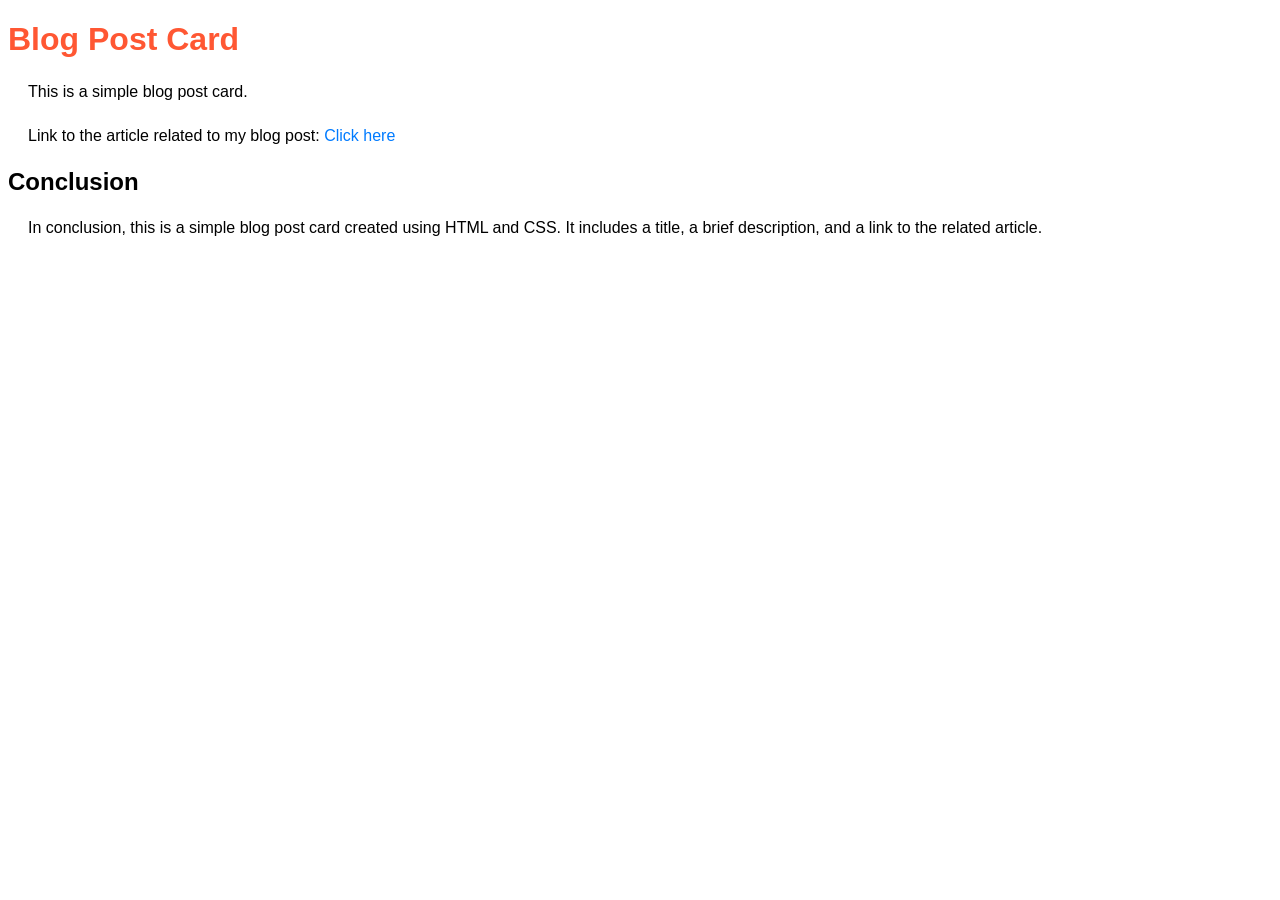
<file: week-2-practice/EX1/index.html>
<!-- Write your code here -->

<!DOCTYPE html>
<html lang="en">
<head>
  <meta charset="UTF-8">
  <title>Exercise 1 - Blog Post Card</title>
  <link rel="stylesheet" href="style.css">
</head>


<body>
  <h1>Blog Post Card</h1>
    <p>This is a simple blog post card.</p>
    <p>Link to the article related to my blog post: <a href="https://en.wikipedia.org/wiki/Pol_Pot">Click here</a></p>

    <h2>Conclusion</h2>
      <p>In conclusion, this is a simple blog post card created using HTML and CSS. It includes a title, a brief description, and a link to the related article.</p>
      
</body>
</html>
</file>
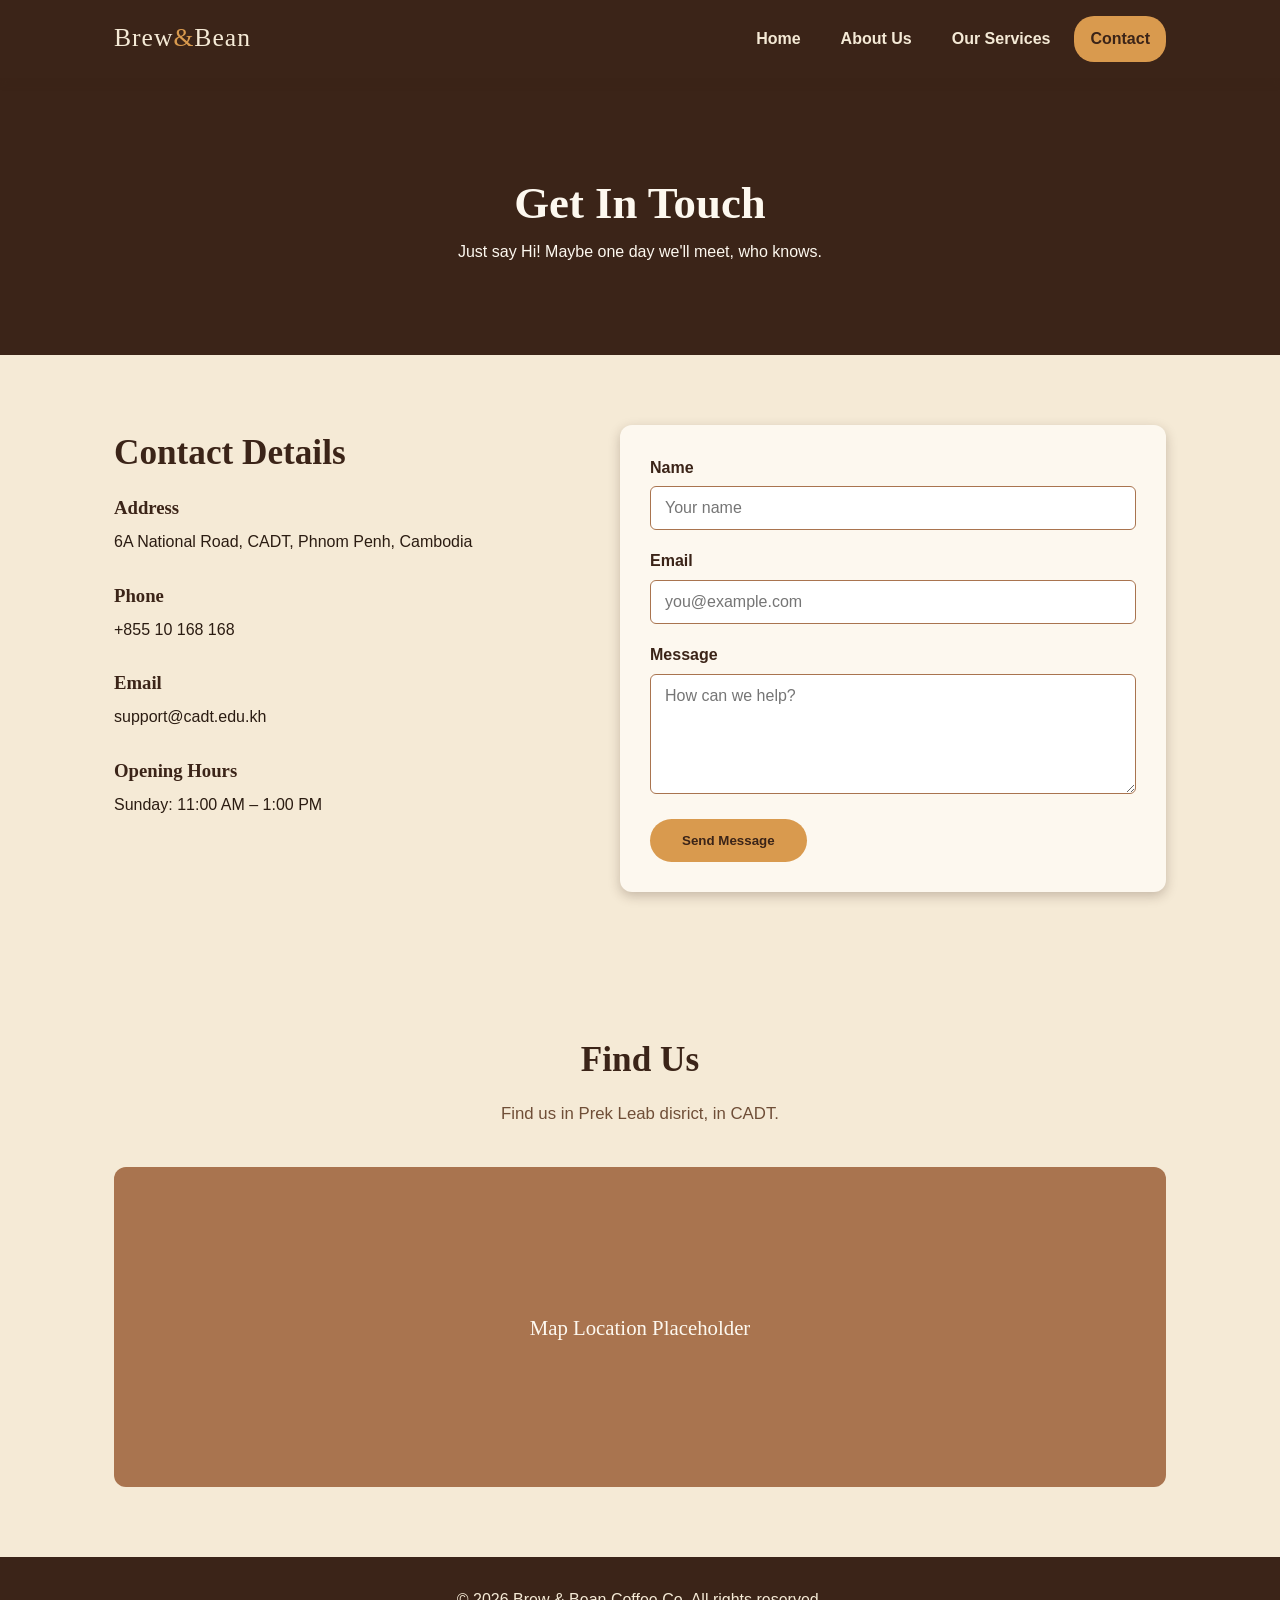
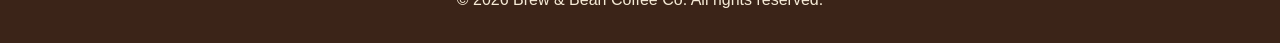
<file: week-2-practice/EX3/contact.html>
<!-- Write your code here -->
  <!DOCTYPE html>
<html lang="en">
<head>
  <meta charset="UTF-8">
  <meta name="viewport" content="width=device-width, initial-scale=1.0">
  <title>Brew & Bean Coffee Co. — Contact</title>
  <link rel="stylesheet" href="nav-style.css">
</head>
<body class="contact-page">

  <nav class="navbar">
    <div class="nav-inner">
      <div class="nav-logo">Brew<span>&</span>Bean</div>
      <ul class="nav-links">
        <li><a href="home.html">Home</a></li>
        <li><a href="about.html">About Us</a></li>
        <li><a href="services.html">Our Services</a></li>
        <li><a href="contact.html" class="active">Contact</a></li>
      </ul>
    </div>
  </nav>

  <!-- Hero -->
  <section class="contact-hero">
    <h1>Get In Touch</h1>
    <p>Just say Hi! Maybe one day we'll meet, who knows.</p>
  </section>

  <!-- Contact Info + Form -->
  <section>
    <div class="container contact-grid">
      <div class="contact-info">
        <h2 class="section-title" style="text-align:left;">Contact Details</h2>
        <div class="info-item">
          <h3>Address</h3>
          <p>6A National Road, CADT, Phnom Penh, Cambodia</p>
        </div>
        <div class="info-item">
          <h3>Phone</h3>
          <p>+855 10 168 168</p>
        </div>
        <div class="info-item">
          <h3>Email</h3>
          <p>support@cadt.edu.kh</p>
        </div>
        <div class="info-item">
          <h3>Opening Hours</h3>
          <p>Sunday: 11:00 AM – 1:00 PM</p>
        </div>
      </div>

      <form class="contact-form">
        <label for="name">Name</label>
        <input type="text" id="name" name="name" placeholder="Your name">

        <label for="email">Email</label>
        <input type="email" id="email" name="email" placeholder="you@example.com">

        <label for="message">Message</label>
        <textarea id="message" name="message" placeholder="How can we help?"></textarea>

        <button type="submit" class="btn">Send Message</button>
      </form>
    </div>
  </section>

  <!-- Map -->
  <section class="contact-map">
    <div class="container">
      <h2 class="section-title">Find Us</h2>
      <p class="section-subtitle">Find us in Prek Leab disrict, in CADT.</p>
      <div class="map-placeholder">Map Location Placeholder</div>
    </div>
  </section>

  <footer class="site-footer">
    <p>&copy; 2026 Brew & Bean Coffee Co. All rights reserved.</p>
  </footer>

</body>
</html>
</file>
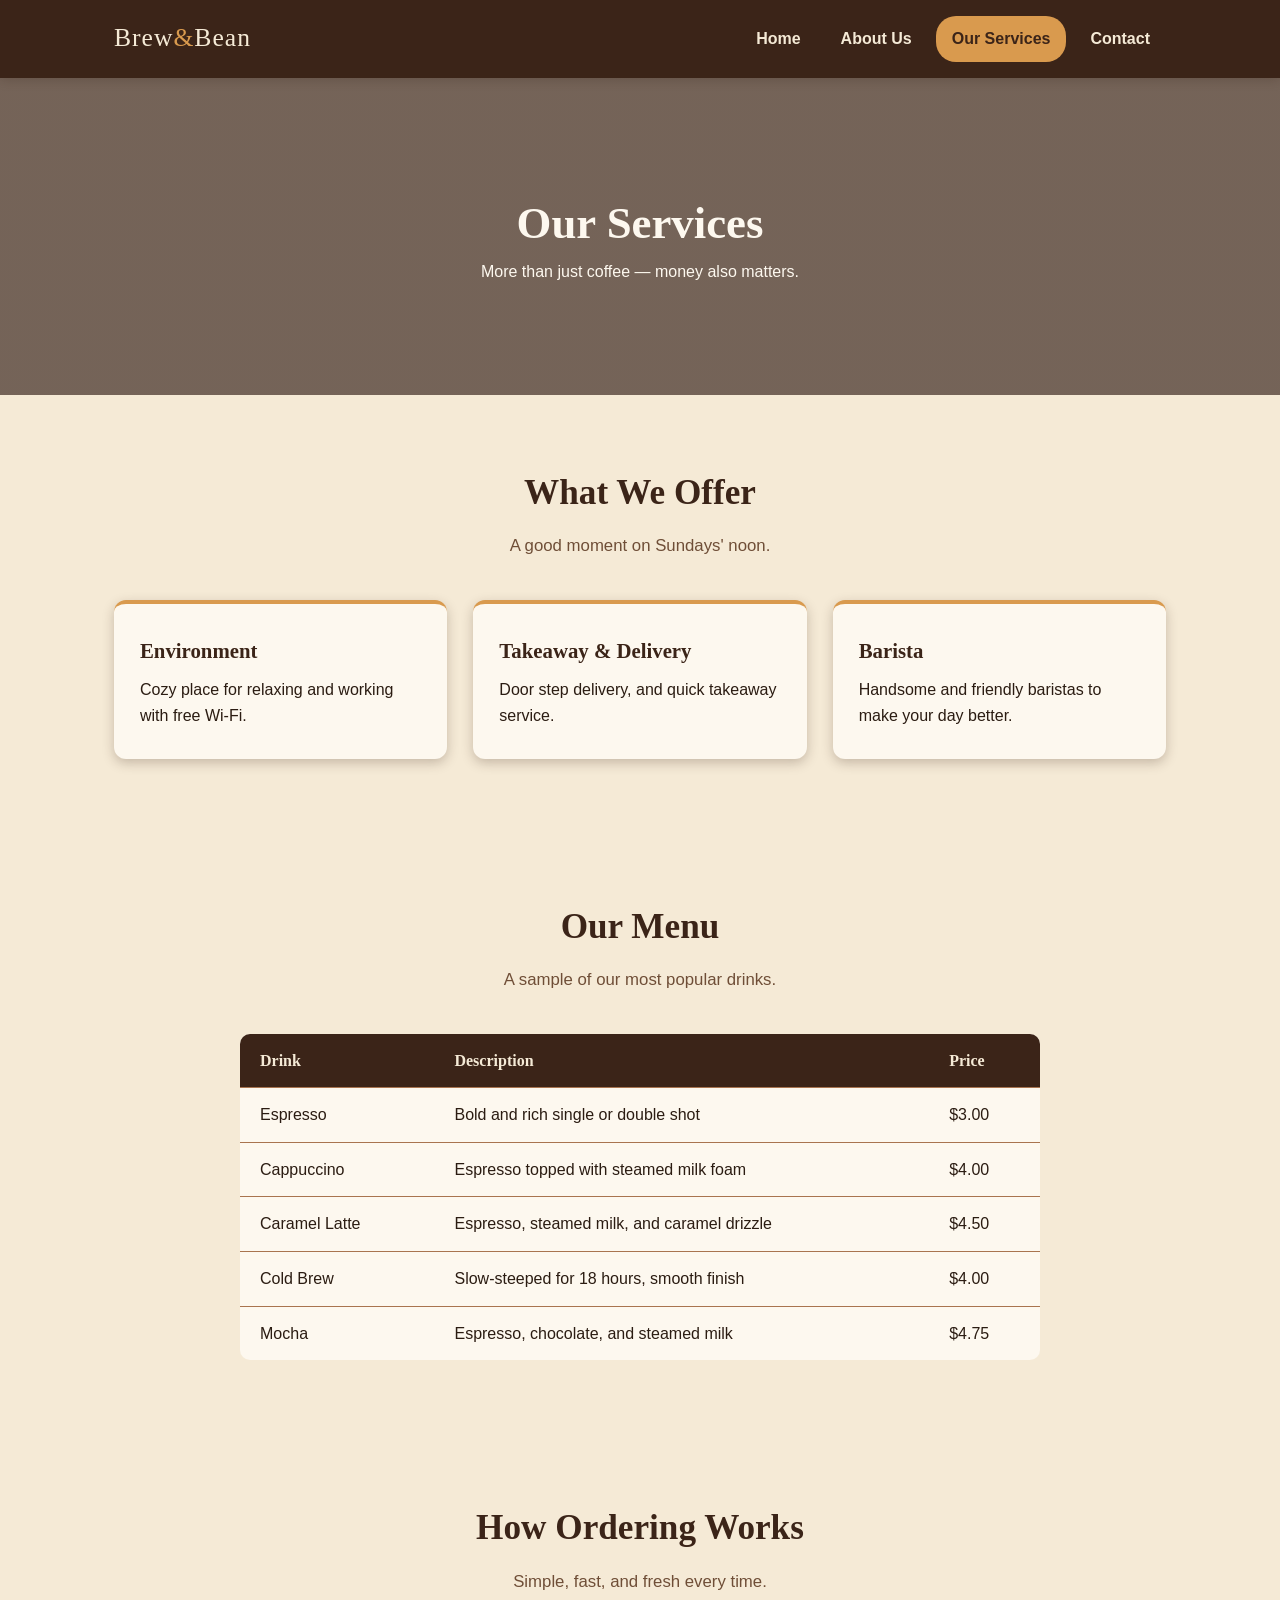
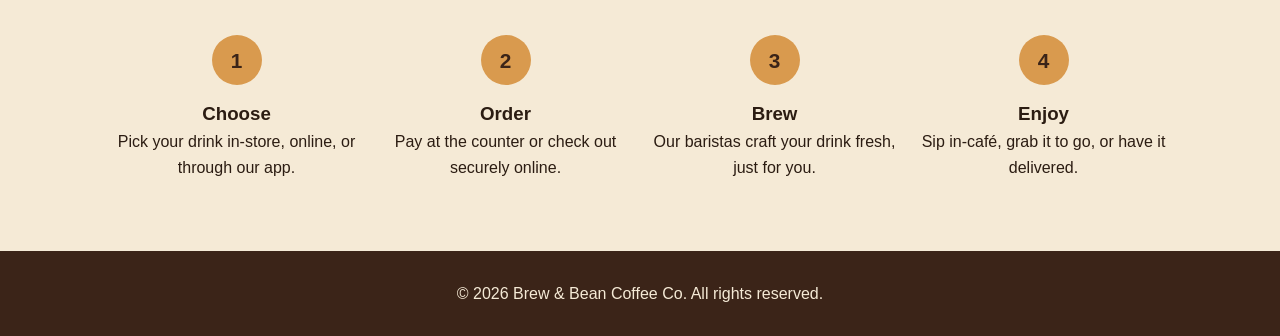
<file: week-2-practice/EX3/services.html>
<!-- Write your code here -->
 <!DOCTYPE html>
<html lang="en">
<head>
  <meta charset="UTF-8">
  <meta name="viewport" content="width=device-width, initial-scale=1.0">
  <title>Brew & Bean Coffee Co. — Our Services</title>
  <link rel="stylesheet" href="nav-style.css">
</head>
<body class="services-page">

  <nav class="navbar">
    <div class="nav-inner">
      <div class="nav-logo">Brew<span>&</span>Bean</div>
      <ul class="nav-links">
        <li><a href="home.html">Home</a></li>
        <li><a href="about.html">About Us</a></li>
        <li><a href="services.html" class="active">Our Services</a></li>
        <li><a href="contact.html">Contact</a></li>
      </ul>
    </div>
  </nav>

  <!-- Hero -->
  <section class="services-hero">
    <h1>Our Services</h1>
    <p>More than just coffee — money also matters.</p>
  </section>

  <!-- Services List -->
  <section>
    <div class="container">
      <h2 class="section-title">What We Offer</h2>
      <p class="section-subtitle">A good moment on Sundays' noon.</p>
      <div class="services-list">
        <div class="service-card">
          <h3>Environment</h3>
          <p>Cozy place for relaxing and working with free Wi-Fi.</p>
        </div>
        <div class="service-card">
          <h3>Takeaway & Delivery</h3>
          <p>Door step delivery, and quick takeaway service.</p>
        </div>
        <div class="service-card">
          <h3>Barista</h3>
          <p>Handsome and friendly baristas to make your day better.</p>
        </div>
    </div>
  </section>

  <!-- Menu / Pricing -->
  <section class="services-menu">
    <div class="container">
      <h2 class="section-title">Our Menu</h2>
      <p class="section-subtitle">A sample of our most popular drinks.</p>
      <table class="menu-table">
        <thead>
          <tr>
            <th>Drink</th>
            <th>Description</th>
            <th>Price</th>
          </tr>
        </thead>
        <tbody>
          <tr>
            <td>Espresso</td>
            <td>Bold and rich single or double shot</td>
            <td>$3.00</td>
          </tr>
          <tr>
            <td>Cappuccino</td>
            <td>Espresso topped with steamed milk foam</td>
            <td>$4.00</td>
          </tr>
          <tr>
            <td>Caramel Latte</td>
            <td>Espresso, steamed milk, and caramel drizzle</td>
            <td>$4.50</td>
          </tr>
          <tr>
            <td>Cold Brew</td>
            <td>Slow-steeped for 18 hours, smooth finish</td>
            <td>$4.00</td>
          </tr>
          <tr>
            <td>Mocha</td>
            <td>Espresso, chocolate, and steamed milk</td>
            <td>$4.75</td>
          </tr>
        </tbody>
      </table>
    </div>
  </section>

  <!-- Process -->
  <section class="services-process">
    <div class="container">
      <h2 class="section-title">How Ordering Works</h2>
      <p class="section-subtitle">Simple, fast, and fresh every time.</p>
      <div class="process-steps">
        <div class="process-step">
          <div class="step-number">1</div>
          <h3>Choose</h3>
          <p>Pick your drink in-store, online, or through our app.</p>
        </div>
        <div class="process-step">
          <div class="step-number">2</div>
          <h3>Order</h3>
          <p>Pay at the counter or check out securely online.</p>
        </div>
        <div class="process-step">
          <div class="step-number">3</div>
          <h3>Brew</h3>
          <p>Our baristas craft your drink fresh, just for you.</p>
        </div>
        <div class="process-step">
          <div class="step-number">4</div>
          <h3>Enjoy</h3>
          <p>Sip in-café, grab it to go, or have it delivered.</p>
        </div>
      </div>
    </div>
  </section>

  <footer class="site-footer">
    <p>&copy; 2026 Brew & Bean Coffee Co. All rights reserved.</p>
  </footer>

</body>
</html>
</file>
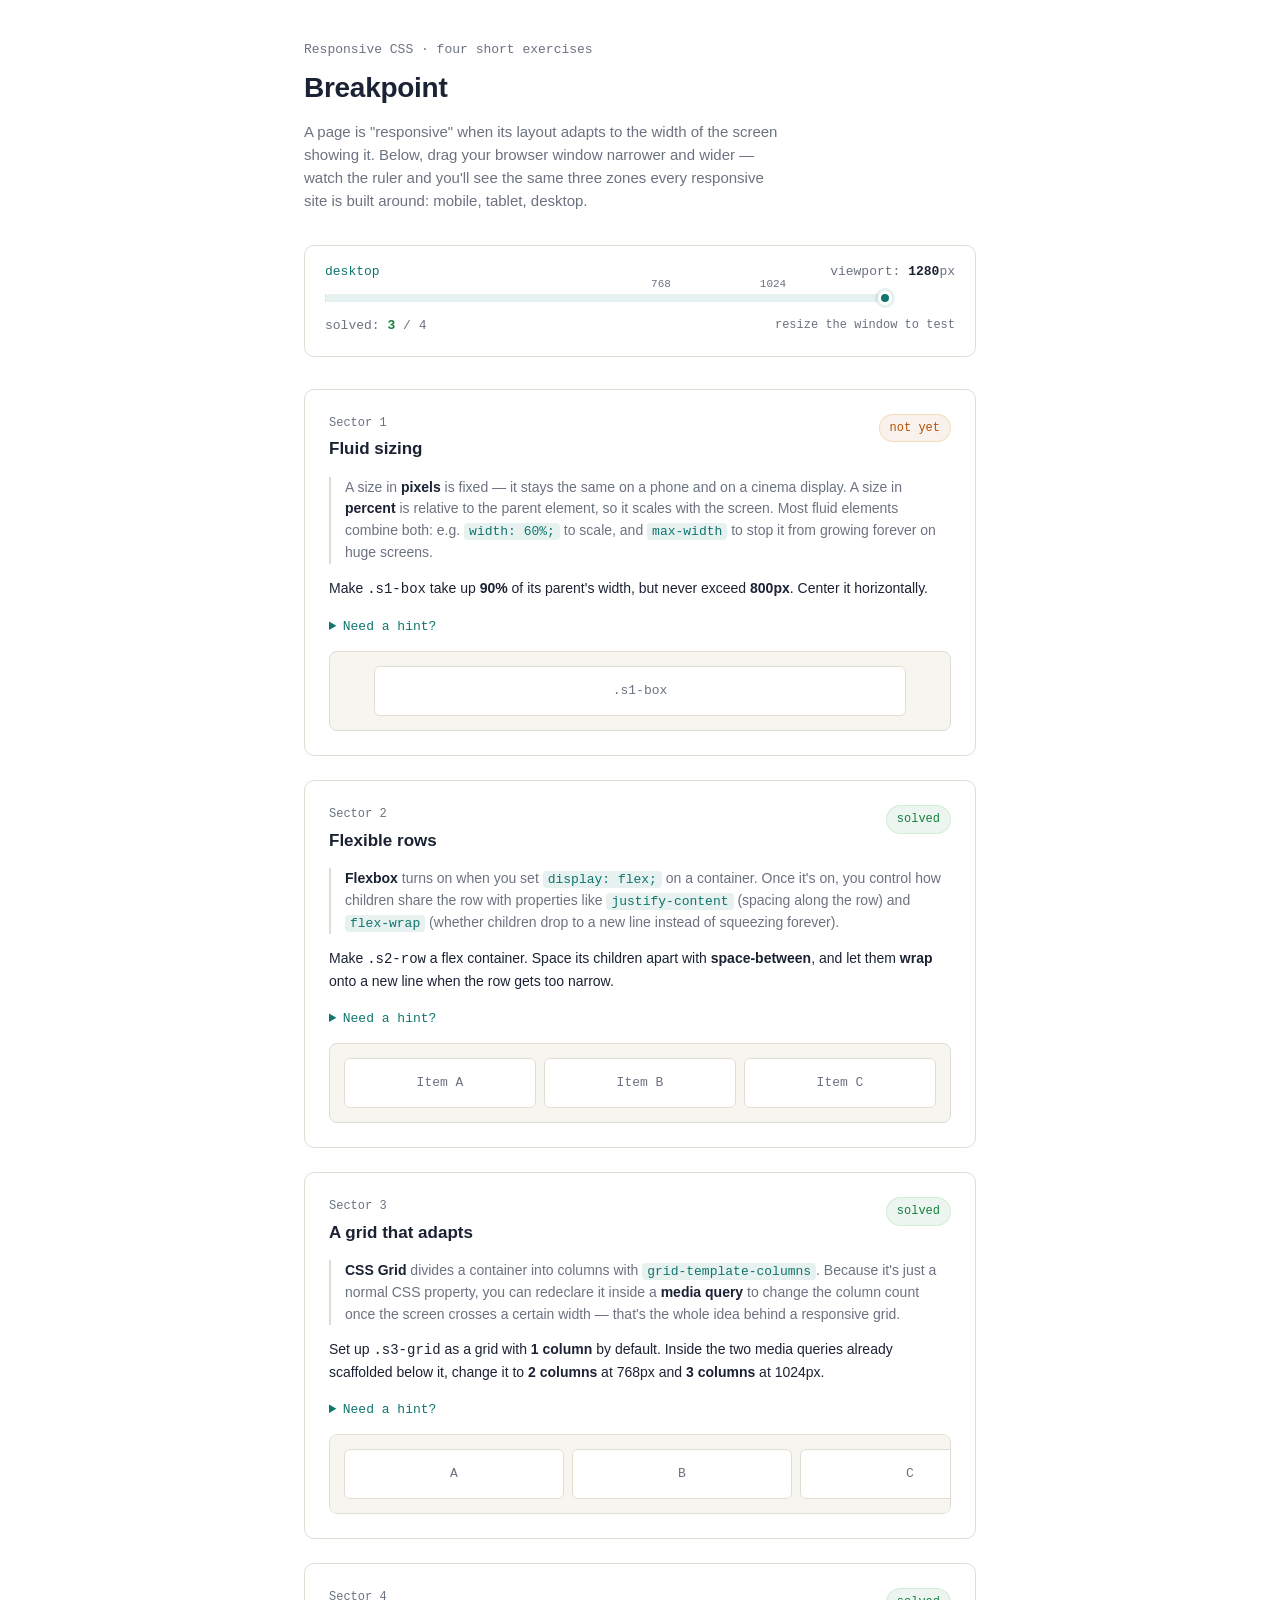
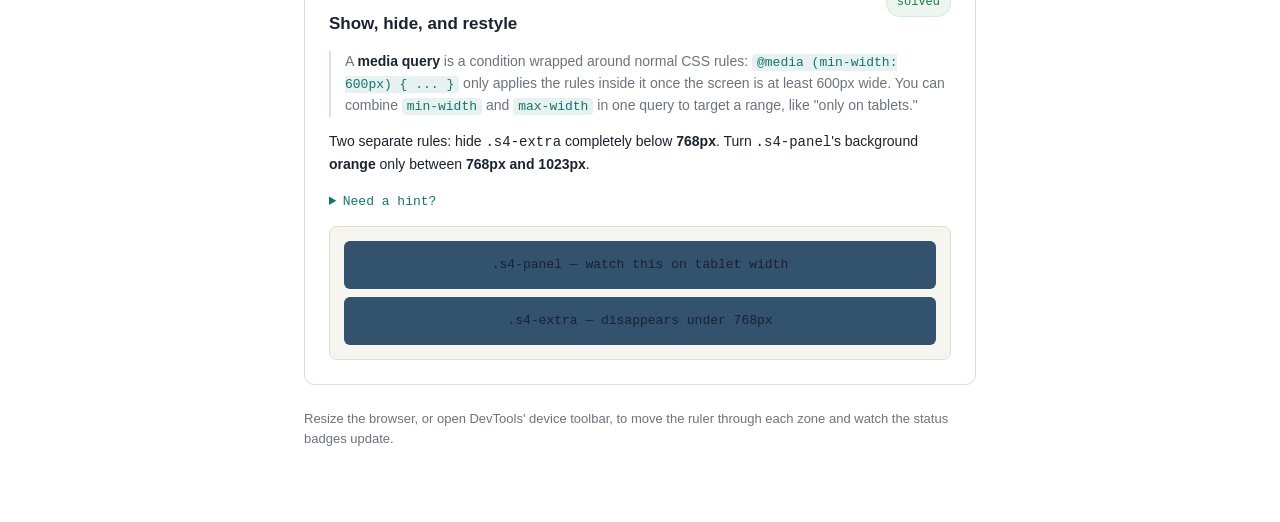
<file: week-4-practice/EX-1/exercise1.html>
<!-- exercise1.html -->
<!DOCTYPE html>
<html lang="en">
<head>
<meta charset="UTF-8">
<meta name="viewport" content="width=device-width, initial-scale=1.0">
<title>Breakpoint — Learn Responsive CSS</title>
<style>
  :root{
    --paper:        #f7f5f0;
    --panel:        #ffffff;
    --panel-line:   #e2ddd2;
    --ink:          #1a2233;
    --ink-muted:    #6b7280;
    --chalk:        #0f766e;      /* accent: measurements, live values */
    --chalk-dim:    rgba(15,118,110,0.10);
    --ok:           #15803d;      /* solved */
    --ok-dim:       rgba(21,128,61,0.08);
    --pending:      #b45309;      /* not yet solved — not an "error" */
    --pending-dim:  rgba(180,83,9,0.08);
    --font-sans:    'Inter', -apple-system, 'Segoe UI', sans-serif;
    --font-mono:    'IBM Plex Mono', 'SFMono-Regular', Consolas, monospace;
  }
  *{ box-sizing: border-box; }

  body{
    margin: 0;
    background:
      linear-gradient(var(--grid-line) 1px, transparent 1px) 0 0 / 100% 32px,
      linear-gradient(90deg, var(--grid-line) 1px, transparent 1px) 0 0 / 32px 100%,
      var(--paper);
    color: var(--ink);
    font-family: var(--font-sans);
    line-height: 1.55;
    padding-bottom: 80px;
  }

  a{ color: var(--chalk); }

  .wrap{
    max-width: 720px;
    margin: 0 auto;
    padding: 0 24px;
  }

  /* ---------- Header ---------- */
  header{ padding: 40px 0 24px; }
  header p.eyebrow{
    font-family: var(--font-mono);
    font-size: 13px;
    color: var(--ink-muted);
    margin: 0 0 6px;
  }
  header h1{
    font-size: 28px;
    margin: 0 0 10px;
    font-weight: 600;
    letter-spacing: -0.01em;
  }
  header p.lede{
    color: var(--ink-muted);
    max-width: 58ch;
    margin: 0;
    font-size: 15px;
  }

  /* ---------- Live ruler ----------
     Shows the current viewport width as a physical measurement,
     with the two breakpoints marked like tick lines on a ruler. */
  .ruler{
    position: sticky;
    top: 0;
    z-index: 10;
    background: var(--panel);
    border: 1px solid var(--panel-line);
    border-radius: 10px;
    margin: 8px 0 32px;
    padding: 16px 20px 20px;
  }
  .ruler-head{
    display: flex;
    justify-content: space-between;
    align-items: baseline;
    margin-bottom: 12px;
    flex-wrap: wrap;
    gap: 6px;
  }
  .ruler-head .zone{
    font-family: var(--font-mono);
    font-size: 13px;
    color: var(--chalk);
  }
  .ruler-head .width{
    font-family: var(--font-mono);
    font-size: 13px;
    color: var(--ink-muted);
  }
  .ruler-head .width b{ color: var(--ink); font-weight: 600; }
  .ruler-track{
    position: relative;
    height: 8px;
    background: rgba(255,255,255,0.06);
    border-radius: 4px;
  }
  .ruler-seg{
    position: absolute;
    top: 0; bottom: 0;
    border-right: 1px dashed var(--panel-line);
  }
  .ruler-mark{
    position: absolute;
    top: -18px;
    font-family: var(--font-mono);
    font-size: 11px;
    color: var(--ink-muted);
    transform: translateX(-50%);
  }
  .ruler-dot{
    position: absolute;
    top: 50%;
    width: 14px; height: 14px;
    background: var(--chalk);
    border: 3px solid var(--panel);
    border-radius: 50%;
    transform: translate(-50%, -50%);
    transition: left 0.08s linear;
    box-shadow: 0 0 0 3px var(--chalk-dim);
  }
  .ruler-progress{
    position: absolute;
    left: 0; top: 0; bottom: 0;
    background: var(--chalk-dim);
    border-radius: 4px;
  }
  .ruler-score{
    font-family: var(--font-mono);
    font-size: 13px;
    color: var(--ink-muted);
  }
  .ruler-score b{ color: var(--ok); }

  /* ---------- Sector cards ---------- */
  .sector{
    background: var(--panel);
    border: 1px solid var(--panel-line);
    border-radius: 10px;
    padding: 24px;
    margin-bottom: 24px;
  }
  .sector-top{
    display: flex;
    justify-content: space-between;
    align-items: flex-start;
    gap: 16px;
    margin-bottom: 4px;
  }
  .sector h2{
    font-size: 17px;
    margin: 0;
    font-weight: 600;
  }
  .sector h2 span{
    display: block;
    font-family: var(--font-mono);
    font-size: 12px;
    font-weight: 400;
    color: var(--ink-muted);
    margin-bottom: 4px;
  }
  .badge{
    font-family: var(--font-mono);
    font-size: 12px;
    padding: 4px 10px;
    border-radius: 100px;
    white-space: nowrap;
    border: 1px solid transparent;
  }
  .badge.pending{ color: var(--pending); background: var(--pending-dim); border-color: rgba(227,179,78,0.3); }
  .badge.ok{ color: var(--ok); background: var(--ok-dim); border-color: rgba(143,217,154,0.3); }

  .concept{
    font-size: 14px;
    color: var(--ink-muted);
    margin: 14px 0;
    padding-left: 14px;
    border-left: 2px solid var(--panel-line);
  }
  .concept b{ color: var(--ink); font-weight: 600; }
  .concept code{
    font-family: var(--font-mono);
    background: var(--chalk-dim);
    color: var(--chalk);
    padding: 1px 5px;
    border-radius: 4px;
    font-size: 13px;
  }

  .mission{
    font-size: 14px;
    margin: 14px 0 16px;
  }
  .mission b{ font-weight: 600; }

  details{
    margin: 14px 0;
    font-size: 14px;
  }
  details summary{
    cursor: pointer;
    color: var(--chalk);
    font-family: var(--font-mono);
    font-size: 13px;
    outline: none;
  }
  details summary:focus-visible{ outline: 2px solid var(--chalk); outline-offset: 3px; border-radius: 3px; }
  details[open] summary{ margin-bottom: 8px; }
  details p{ color: var(--ink-muted); margin: 6px 0; }
  details code{
    font-family: var(--font-mono);
    background: rgba(255,255,255,0.06);
    padding: 1px 5px;
    border-radius: 4px;
    font-size: 13px;
    color: var(--ink);
  }

  /* the actual editable stylesheet, shown as a code block */
  .code-note{
    font-family: var(--font-mono);
    font-size: 12px;
    color: var(--ink-muted);
    margin: 16px 0 6px;
  }
  .s1-box{ width: 1100px; } /* far too wide for a phone — try resizing narrow */

  .s2-row{ display: block; white-space: nowrap; }
  .s2-row .sandbox-box{ display: inline-block; white-space: normal; width: 200px; vertical-align: top; }

  .s3-grid{ display: flex; }
  .s3-grid .sandbox-box{ min-width: 220px; flex: none; }

  .s4-panel, .s4-extra{ background: #33526e; } /* .s4-extra is visible by default until Sector 4 hides it below 768px */

  footer{
    max-width: 720px;
    margin: 24px auto 0;
    padding: 0 24px;
    color: var(--ink-muted);
    font-size: 13px;
  }

  /* keyboard focus visibility, kept simple */
  :focus-visible{ outline: 2px solid var(--chalk); outline-offset: 2px; }

  @media (prefers-reduced-motion: reduce){
    .ruler-dot{ transition: none; }
  }

  /* ---------- Live preview sandbox ---------- */
  .preview{
    background: var(--paper);
    border: 1px solid var(--panel-line);
    border-radius: 8px;
    padding: 14px;
    margin-top: 6px;
    overflow-x: auto; /* so an unfixed, oversized exercise scrolls here instead of breaking the page */
  }
  .sandbox-box{
    background: var(--panel);
    border: 1px solid var(--panel-line);
    padding: 14px;
    border-radius: 6px;
    text-align: center;
    font-family: var(--font-mono);
    font-size: 13px;
    color: var(--ink-muted);
  }
  .s4-panel, .s4-extra{ padding: 14px; text-align: center; border-radius: 6px; font-family: var(--font-mono); font-size: 13px; }
  .s4-extra{ margin-top: 8px; }

</style>
<link rel="stylesheet" href="exercise1.css">
</head>
<body>

  <div class="wrap">

    <header>
      <p class="eyebrow">Responsive CSS · four short exercises</p>
      <h1>Breakpoint</h1>
      <p class="lede">A page is "responsive" when its layout adapts to the width of the
      screen showing it. Below, drag your browser window narrower and wider —
      watch the ruler and you'll see the same three zones every responsive
      site is built around: mobile, tablet, desktop.</p>
    </header>

    <div class="ruler">
      <div class="ruler-head">
        <span class="zone" id="zone-label">—</span>
        <span class="width">viewport: <b id="live-width">0</b>px</span>
      </div>
      <div class="ruler-track" id="ruler-track">
        <div class="ruler-progress" id="ruler-progress"></div>
        <div class="ruler-seg" style="left:0%"></div>
        <div class="ruler-mark" id="mark-768" style="left:0%">768</div>
        <div class="ruler-mark" id="mark-1024" style="left:0%">1024</div>
        <div class="ruler-dot" id="ruler-dot" style="left:0%"></div>
      </div>
      <div style="margin-top:14px; display:flex; justify-content:space-between; align-items:center;">
        <span class="ruler-score">solved: <b id="score">0</b> / 4</span>
        <span style="font-family:var(--font-mono); font-size:12px; color:var(--ink-muted);">resize the window to test</span>
      </div>
    </div>

    <!-- SECTOR 1 -->
    <section class="sector">
      <div class="sector-top">
        <h2><span>Sector 1</span>Fluid sizing</h2>
        <span class="badge pending" id="s1-badge">not yet</span>
      </div>
      <p class="concept">A size in <b>pixels</b> is fixed — it stays the same on a phone
        and on a cinema display. A size in <b>percent</b> is relative to the parent
        element, so it scales with the screen. Most fluid elements combine both:
        e.g. <code>width: 60%;</code> to scale, and <code>max-width</code> to stop
        it from growing forever on huge screens.</p>
      <p class="mission">Make <code>.s1-box</code> take up <b>90%</b> of its parent's
        width, but never exceed <b>800px</b>. Center it horizontally.</p>
      <details>
        <summary>Need a hint?</summary>
        <p>You'll need three declarations: <code>width</code>, <code>max-width</code>,
        and a margin trick for centering a block element — set the left and right
        margin to <code>auto</code>.</p>
      </details>
      <div class="preview">
        <div class="s1-box sandbox-box">.s1-box</div>
      </div>
    </section>

    <!-- SECTOR 2 -->
    <section class="sector">
      <div class="sector-top">
        <h2><span>Sector 2</span>Flexible rows</h2>
        <span class="badge pending" id="s2-badge">not yet</span>
      </div>
      <p class="concept"><b>Flexbox</b> turns on when you set <code>display: flex;</code>
        on a container. Once it's on, you control how children share the row with
        properties like <code>justify-content</code> (spacing along the row) and
        <code>flex-wrap</code> (whether children drop to a new line instead of
        squeezing forever).</p>
      <p class="mission">Make <code>.s2-row</code> a flex container. Space its
        children apart with <b>space-between</b>, and let them <b>wrap</b> onto a
        new line when the row gets too narrow.</p>
      <details>
        <summary>Need a hint?</summary>
        <p>Three declarations: <code>display</code>, <code>justify-content</code>,
        <code>flex-wrap</code>.</p>
      </details>
      <div class="preview">
        <div class="s2-row" style="gap:8px;">
          <div class="sandbox-box" style="flex:1; min-width:120px;">Item A</div>
          <div class="sandbox-box" style="flex:1; min-width:120px;">Item B</div>
          <div class="sandbox-box" style="flex:1; min-width:120px;">Item C</div>
        </div>
      </div>
    </section>

    <!-- SECTOR 3 -->
    <section class="sector">
      <div class="sector-top">
        <h2><span>Sector 3</span>A grid that adapts</h2>
        <span class="badge pending" id="s3-badge">not yet</span>
      </div>
      <p class="concept"><b>CSS Grid</b> divides a container into columns with
        <code>grid-template-columns</code>. Because it's just a normal CSS
        property, you can redeclare it inside a <b>media query</b> to change the
        column count once the screen crosses a certain width — that's the whole
        idea behind a responsive grid.</p>
      <p class="mission">Set up <code>.s3-grid</code> as a grid with <b>1 column</b>
        by default. Inside the two media queries already scaffolded below it,
        change it to <b>2 columns</b> at 768px and <b>3 columns</b> at 1024px.</p>
      <details>
        <summary>Need a hint?</summary>
        <p>Use <code>display: grid;</code> then <code>grid-template-columns:
        1fr;</code> for one column. For more columns, repeat <code>1fr</code>
        that many times, e.g. <code>1fr 1fr</code> for two.</p>
      </details>
      <div class="preview">
        <div class="s3-grid" style="gap:8px;">
          <div class="sandbox-box">A</div>
          <div class="sandbox-box">B</div>
          <div class="sandbox-box">C</div>
        </div>
      </div>
    </section>

    <!-- SECTOR 4 -->
    <section class="sector">
      <div class="sector-top">
        <h2><span>Sector 4</span>Show, hide, and restyle</h2>
        <span class="badge pending" id="s4-badge">not yet</span>
      </div>
      <p class="concept">A <b>media query</b> is a condition wrapped around normal
        CSS rules: <code>@media (min-width: 600px) { ... }</code> only applies the
        rules inside it once the screen is at least 600px wide. You can combine
        <code>min-width</code> and <code>max-width</code> in one query to target a
        range, like "only on tablets."</p>
      <p class="mission">Two separate rules: hide <code>.s4-extra</code> completely
        below <b>768px</b>. Turn <code>.s4-panel</code>'s background <b>orange</b>
        only between <b>768px and 1023px</b>.</p>
      <details>
        <summary>Need a hint?</summary>
        <p>Hiding something uses <code>display: none;</code>. To target a range,
        combine <code>min-width: 768px</code> and <code>max-width: 1023px</code>
        in the same query with <code>and</code>.</p>
      </details>
      <div class="preview">
        <div class="s4-panel">.s4-panel — watch this on tablet width</div>
        <div class="s4-extra">.s4-extra — disappears under 768px</div>
      </div>
    </section>

  </div>

  <footer>Resize the browser, or open DevTools' device toolbar, to move the ruler
  through each zone and watch the status badges update.</footer>

  <script>
    const BP1 = 768, BP2 = 1024, RULER_MAX = 1440;

    function pct(px){
      return Math.max(0, Math.min(100, (px / RULER_MAX) * 100));
    }

    function layoutRuler(){
      document.getElementById('mark-768').style.left = pct(BP1) + '%';
      document.getElementById('mark-1024').style.left = pct(BP2) + '%';
    }

    function evaluate(){
      const width = window.innerWidth;
      document.getElementById('live-width').innerText = width;
      document.getElementById('ruler-dot').style.left = pct(width) + '%';
      document.getElementById('ruler-progress').style.width = pct(width) + '%';

      const zone = width < BP1 ? 'mobile' : (width < BP2 ? 'tablet' : 'desktop');
      document.getElementById('zone-label').innerText = zone;

      let solved = 0;

      // Sector 1
      const s1 = getComputedStyle(document.querySelector('.s1-box'));
      const s1ok = s1.maxWidth === '800px' && s1.width !== '800px' &&
                   s1.marginLeft === s1.marginRight && parseFloat(s1.marginLeft) > 0;
      setBadge('s1-badge', s1ok); if (s1ok) solved++;

      // Sector 2
      const s2 = getComputedStyle(document.querySelector('.s2-row'));
      const s2ok = s2.display === 'flex' && s2.flexWrap === 'wrap' &&
                   s2.justifyContent === 'space-between';
      setBadge('s2-badge', s2ok); if (s2ok) solved++;

      // Sector 3 — must actually be display:grid, not just have one
      // token in gridTemplateColumns (an unstyled element computes
      // that as "none", which used to be miscounted as 1 column).
      const s3 = getComputedStyle(document.querySelector('.s3-grid'));
      const isGrid = s3.display === 'grid';
      const cols = isGrid ? s3.gridTemplateColumns.split(' ').filter(Boolean).length : 0;
      let s3ok = false;
      if (isGrid){
        if (width < BP1 && cols === 1) s3ok = true;
        if (width >= BP1 && width < BP2 && cols === 2) s3ok = true;
        if (width >= BP2 && cols >= 3) s3ok = true;
      }
      setBadge('s3-badge', s3ok); if (s3ok) solved++;

      // Sector 4
      const extraDisplay = getComputedStyle(document.querySelector('.s4-extra')).display;
      const panelBg = getComputedStyle(document.querySelector('.s4-panel')).backgroundColor;
      const isOrange = panelBg === 'rgb(255, 165, 0)' || panelBg === 'orange';
      let s4ok = false;
      if (width < BP1) s4ok = extraDisplay === 'none';
      else if (width < BP2) s4ok = isOrange;
      else s4ok = extraDisplay !== 'none';
      setBadge('s4-badge', s4ok); if (s4ok) solved++;

      document.getElementById('score').innerText = solved;
    }

    function setBadge(id, passed){
      const el = document.getElementById(id);
      el.innerText = passed ? 'solved' : 'not yet';
      el.className = 'badge ' + (passed ? 'ok' : 'pending');
    }

    window.addEventListener('resize', evaluate);
    window.addEventListener('load', () => { layoutRuler(); evaluate(); });
  </script>

</body>
</html>
</file>
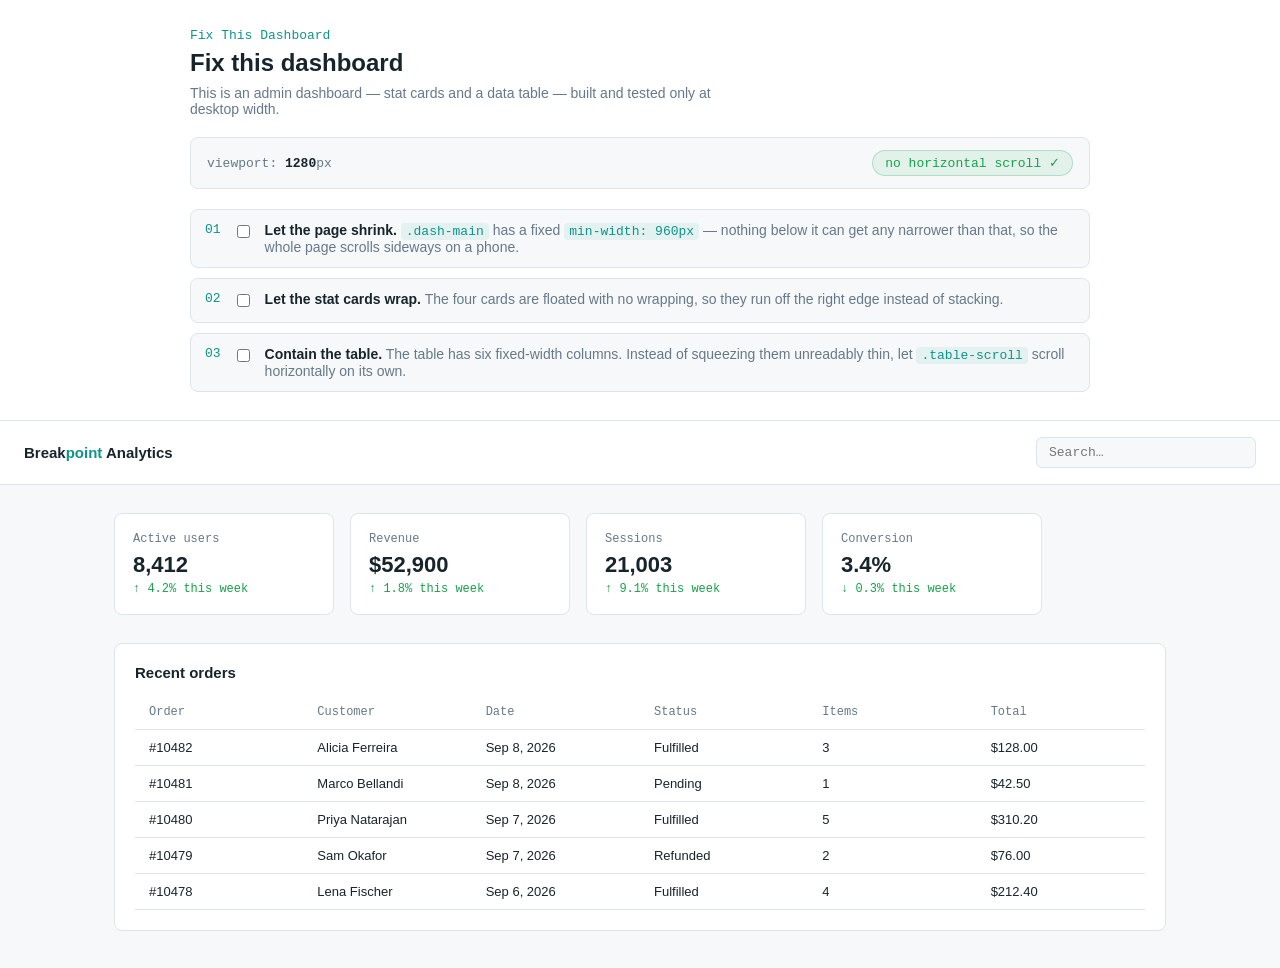
<file: week-4-practice/EX-2/dashboard.html>
<!DOCTYPE html>
<html lang="en">
<head>
<meta charset="UTF-8">
<meta name="viewport" content="width=device-width, initial-scale=1.0">
<title>Fix This Dashboard</title>
<style>

  :root{
    --paper:        #f6f8f9;
    --panel:        #ffffff;
    --panel-line:   #dde5ea;
    --ink:          #17242c;
    --ink-muted:    #66798a;
    --accent:       #0d9488;
    --accent-dim:   rgba(13,148,136,0.08);
    --ok:           #16a34a;
    --ok-dim:       rgba(22,163,74,0.08);
    --pending:      #b45309;
    --pending-dim:  rgba(180,83,9,0.08);
    --danger:       #dc2626;
    --danger-dim:   rgba(220,38,38,0.08);
    --font-sans:    'Inter', -apple-system, 'Segoe UI', sans-serif;
    --font-mono:    'IBM Plex Mono', 'SFMono-Regular', Consolas, monospace;
  }
  *{ box-sizing: border-box; }
  body{ margin:0; background: var(--paper); color: var(--ink); font-family: var(--font-sans); }
  code{ font-family: var(--font-mono); background: var(--accent-dim); color: var(--accent); padding: 1px 5px; border-radius: 4px; font-size: 13px; }

  /* ---------- Instructions panel ---------- */
  .brief{ background: var(--panel); border-bottom: 1px solid var(--panel-line); padding: 28px 24px; }
  .brief-inner{ max-width: 900px; margin: 0 auto; }
  .brief p.eyebrow{ font-family: var(--font-mono); font-size: 13px; color: var(--accent); margin: 0 0 6px; }
  .brief h1{ margin: 0 0 8px; font-size: 24px; font-weight: 600; }
  .brief p.lede{ color: var(--ink-muted); font-size: 14px; max-width: 68ch; margin: 0 0 20px; }

  .status-bar{
    display: flex; justify-content: space-between; align-items: center;
    background: var(--paper); border: 1px solid var(--panel-line); border-radius: 8px;
    padding: 12px 16px; margin-bottom: 20px; flex-wrap: wrap; gap: 8px;
  }
  .status-bar .width{ font-family: var(--font-mono); font-size: 13px; color: var(--ink-muted); }
  .status-bar .width b{ color: var(--ink); }
  .fits-badge{ font-family: var(--font-mono); font-size: 13px; padding: 4px 12px; border-radius: 100px; border: 1px solid transparent; }
  .fits-badge.ok{ color: var(--ok); background: var(--ok-dim); border-color: rgba(22,163,74,0.25); }
  .fits-badge.bad{ color: var(--danger); background: var(--danger-dim); border-color: rgba(220,38,38,0.25); }

  .missions{ list-style: none; margin: 0; padding: 0; display: grid; gap: 10px; }
  .missions li{
    display: flex; gap: 12px; align-items: flex-start;
    font-size: 14px; color: var(--ink-muted);
    background: var(--paper); border: 1px solid var(--panel-line); border-radius: 8px; padding: 12px 14px;
  }
  .missions input[type=checkbox]{ margin-top: 3px; accent-color: var(--accent); }
  .missions b{ color: var(--ink); }
  .missions .num{ font-family: var(--font-mono); color: var(--accent); font-size: 13px; flex-shrink: 0; }


  .dash-topbar{
    background: var(--panel);
    border-bottom: 1px solid var(--panel-line);
    display: flex; align-items: center; justify-content: space-between;
    padding: 16px 24px;
  }
  .dash-topbar .brand{ font-weight: 600; font-size: 15px; }
  .dash-topbar .brand span{ color: var(--accent); }
  .dash-topbar .search{
    font-family: var(--font-mono); font-size: 13px; color: var(--ink-muted);
    background: var(--paper); border: 1px solid var(--panel-line); border-radius: 6px;
    padding: 7px 12px; width: 220px;
  }

  .dash-main{
    padding: 28px 24px 40px;
    min-width: 960px;        /* ← built desktop-only; this is problem #1 */
    max-width: 1100px;
    margin: 0 auto;
  }

  .stat-cards{ margin-bottom: 28px; }
  .stat-cards::after{ content: ""; display: table; clear: both; } /* clearfix for the floats below */
  .stat-card{
    float: left;                 /* ← never wraps; this is problem #2 */
    width: 220px;
    margin-right: 16px;
    background: var(--panel);
    border: 1px solid var(--panel-line);
    border-radius: 8px;
    padding: 18px;
  }
  .stat-card .label{ font-family: var(--font-mono); font-size: 12px; color: var(--ink-muted); margin-bottom: 6px; }
  .stat-card .value{ font-size: 22px; font-weight: 600; }
  .stat-card .delta{ font-family: var(--font-mono); font-size: 12px; color: var(--ok); margin-top: 4px; }

  .panel{ background: var(--panel); border: 1px solid var(--panel-line); border-radius: 8px; padding: 20px; }
  .panel h3{ margin: 0 0 14px; font-size: 15px; font-weight: 600; }

  .table-scroll{ /* on purpose: no overflow rule yet — this is problem #3 */ }
  table{ width: 100%; border-collapse: collapse; font-size: 13px; }
  table th, table td{
    text-align: left;
    padding: 10px 14px;
    border-bottom: 1px solid var(--panel-line);
    white-space: nowrap;
    width: 140px;               /* fixed columns force the table wide */
  }
  table th{ font-family: var(--font-mono); color: var(--ink-muted); font-weight: 400; font-size: 12px; }


</style>
<link rel="stylesheet" href="dashboard.css">
</head>
<body>

  <div class="brief">
    <div class="brief-inner">
      <p class="eyebrow">Fix This Dashboard</p>
      <h1>Fix this dashboard</h1>
      <p class="lede">This is an admin dashboard — stat cards and a data table —
      built and tested only at desktop width.</p>

      <div class="status-bar">
        <span class="width">viewport: <b id="live-width">0</b>px</span>
        <span class="fits-badge" id="fits-badge">checking…</span>
      </div>

      <ul class="missions">
        <li><span class="num">01</span><input type="checkbox"><span><b>Let the page shrink.</b> <code>.dash-main</code> has a fixed <code>min-width: 960px</code> — nothing below it can get any narrower than that, so the whole page scrolls sideways on a phone.</span></li>
        <li><span class="num">02</span><input type="checkbox"><span><b>Let the stat cards wrap.</b> The four cards are floated with no wrapping, so they run off the right edge instead of stacking.</span></li>
        <li><span class="num">03</span><input type="checkbox"><span><b>Contain the table.</b> The table has six fixed-width columns. Instead of squeezing them unreadably thin, let <code>.table-scroll</code> scroll horizontally on its own.</span></li>
      </ul>
    </div>
  </div>

  <header class="dash-topbar">
    <div class="brand">Break<span>point</span> Analytics</div>
    <input class="search" type="text" placeholder="Search…" disabled>
  </header>

  <main class="dash-main">

    <div class="stat-cards">
      <div class="stat-card">
        <div class="label">Active users</div>
        <div class="value">8,412</div>
        <div class="delta">↑ 4.2% this week</div>
      </div>
      <div class="stat-card">
        <div class="label">Revenue</div>
        <div class="value">$52,900</div>
        <div class="delta">↑ 1.8% this week</div>
      </div>
      <div class="stat-card">
        <div class="label">Sessions</div>
        <div class="value">21,003</div>
        <div class="delta">↑ 9.1% this week</div>
      </div>
      <div class="stat-card">
        <div class="label">Conversion</div>
        <div class="value">3.4%</div>
        <div class="delta">↓ 0.3% this week</div>
      </div>
    </div>

    <div class="panel">
      <h3>Recent orders</h3>
      <div class="table-scroll">
        <table>
          <thead>
            <tr><th>Order</th><th>Customer</th><th>Date</th><th>Status</th><th>Items</th><th>Total</th></tr>
          </thead>
          <tbody>
            <tr><td>#10482</td><td>Alicia Ferreira</td><td>Sep 8, 2026</td><td>Fulfilled</td><td>3</td><td>$128.00</td></tr>
            <tr><td>#10481</td><td>Marco Bellandi</td><td>Sep 8, 2026</td><td>Pending</td><td>1</td><td>$42.50</td></tr>
            <tr><td>#10480</td><td>Priya Natarajan</td><td>Sep 7, 2026</td><td>Fulfilled</td><td>5</td><td>$310.20</td></tr>
            <tr><td>#10479</td><td>Sam Okafor</td><td>Sep 7, 2026</td><td>Refunded</td><td>2</td><td>$76.00</td></tr>
            <tr><td>#10478</td><td>Lena Fischer</td><td>Sep 6, 2026</td><td>Fulfilled</td><td>4</td><td>$212.40</td></tr>
          </tbody>
        </table>
      </div>
    </div>

  </main>

  <script>
    function evaluate(){
      document.getElementById('live-width').innerText = window.innerWidth;
      const fits = document.documentElement.scrollWidth <= window.innerWidth;
      const badge = document.getElementById('fits-badge');
      badge.innerText = fits ? 'no horizontal scroll ✓' : 'page overflows horizontally';
      badge.className = 'fits-badge ' + (fits ? 'ok' : 'bad');
    }
    window.addEventListener('resize', evaluate);
    window.addEventListener('load', evaluate);
  </script>

</body>
</html>
</file>
<file: week-2-practice/EX1/style.css>
/* TODO 1: Change body font-family */
body {
      font-family: Arial, sans-serif;
      background-color: #f4f4f9
      margin: 20px;
    }
    h1 {
      color: #ff5733;
    }
    p {
      font-size: 16px;
      line-height: 1.5;
      margin: 20px;
    }
    a {
      color: #007BFF;
      text-decoration: none;
    }
    a:hover {
      text-decoration: underline;
    }
/* TODO 2: Style the container card */


/* TODO 3: Style Headings */


/* TODO 4: Style Hyperlinks and Hover States */
</file>
<file: week-2-practice/EX3/nav-style.css>
/* TODO 1: Reset unordered list styles */

/* TODO 2: Make list items sit horizontally */

/* TODO 3: Style the menu link buttons */

/* TODO 4: Add hover state for menu items */

/* =========================================================
   Brew & Bean Coffee Co. — Shared Stylesheet
   Used by: home.html, about.html, services.html, contact.html
   ========================================================= */

:root {
  --coffee-dark: #3b2418;
  --coffee-mid: #6f4e37;
  --coffee-light: #a9744f;
  --cream: #f5ead6;
  --cream-light: #fdf8ef;
  --accent: #d99a4e;
  --text-dark: #2b1c12;
  --text-light: #fdf8ef;
  --shadow: rgba(59, 36, 24, 0.25);
  --font-heading: 'Georgia', 'Times New Roman', serif;
  --font-body: 'Trebuchet MS', Verdana, sans-serif;
}

* {
  box-sizing: border-box;
  margin: 0;
  padding: 0;
}

html {
  scroll-behavior: smooth;
}

body {
  font-family: var(--font-body);
  color: var(--text-dark);
  background-color: var(--cream-light);
  line-height: 1.6;
}

img {
  max-width: 100%;
  display: block;
}

a {
  text-decoration: none;
  color: inherit;
}

ul {
  list-style: none;
}

.container {
  max-width: 1100px;
  margin: 0 auto;
  padding: 0 24px;
}

/* -------------------- Navigation Bar -------------------- */

.navbar {
  position: sticky;
  top: 0;
  z-index: 100;
  background-color: var(--coffee-dark);
  box-shadow: 0 2px 10px var(--shadow);
}

.navbar .nav-inner {
  max-width: 1100px;
  margin: 0 auto;
  padding: 16px 24px;
  display: flex;
  align-items: center;
  justify-content: space-between;
  flex-wrap: wrap;
}

.nav-logo {
  font-family: var(--font-heading);
  font-size: 1.6rem;
  color: var(--cream);
  letter-spacing: 1px;
}

.nav-logo span {
  color: var(--accent);
}

.nav-links {
  display: flex;
  gap: 8px;
  flex-wrap: wrap;
}

.nav-links li a {
  display: inline-block;
  padding: 10px 16px;
  color: var(--cream);
  font-weight: bold;
  border-radius: 20px;
  transition: background-color 0.25s ease, color 0.25s ease;
}

.nav-links li a:hover,
.nav-links li a.active {
  background-color: var(--accent);
  color: var(--coffee-dark);
}

/* -------------------- Generic Section Helpers -------------------- */

section {
  padding: 70px 0;
}

section:nth-of-type(even) {
  background-color: var(--cream);
}

.section-title {
  font-family: var(--font-heading);
  font-size: 2.2rem;
  color: var(--coffee-dark);
  text-align: center;
  margin-bottom: 12px;
}

.section-subtitle {
  text-align: center;
  color: var(--coffee-mid);
  max-width: 650px;
  margin: 0 auto 40px auto;
  font-size: 1.05rem;
}

.btn {
  display: inline-block;
  padding: 14px 32px;
  background-color: var(--accent);
  color: var(--coffee-dark);
  font-weight: bold;
  border-radius: 30px;
  border: none;
  cursor: pointer;
  transition: transform 0.2s ease, background-color 0.2s ease;
}

.btn:hover {
  background-color: var(--coffee-light);
  color: var(--text-light);
  transform: translateY(-2px);
}

/* -------------------- Footer (shared) -------------------- */

.site-footer {
  background-color: var(--coffee-dark);
  color: var(--cream);
  text-align: center;
  padding: 30px 0;
}

.site-footer a {
  color: var(--accent);
}

/* =========================================================
   1) HOME PAGE STYLES
   ========================================================= */

.home-hero {
  background: linear-gradient(rgba(59, 36, 24, 0.65), rgba(59, 36, 24, 0.65)),
    url('https://images.unsplash.com/photo-1447933601403-0c6688de566e?auto=format&fit=crop&w=1400&q=80')
    center/cover no-repeat;
  color: var(--text-light);
  text-align: center;
  padding: 140px 24px;
}

.home-hero h1 {
  font-family: var(--font-heading);
  font-size: 3.2rem;
  margin-bottom: 16px;
}

.home-hero p {
  font-size: 1.2rem;
  max-width: 600px;
  margin: 0 auto 30px auto;
}

.home-features {
  background-color: var(--cream-light);
}

.feature-grid {
  display: grid;
  grid-template-columns: repeat(auto-fit, minmax(220px, 1fr));
  gap: 30px;
}

.feature-card {
  background-color: var(--cream);
  padding: 30px 24px;
  border-radius: 12px;
  text-align: center;
  box-shadow: 0 4px 12px var(--shadow);
}

.feature-card .icon {
  font-size: 2.2rem;
  margin-bottom: 12px;
}

.home-menu-preview {
  background-color: var(--cream);
}

.menu-preview-grid {
  display: grid;
  grid-template-columns: repeat(auto-fit, minmax(240px, 1fr));
  gap: 24px;
}

.menu-preview-card {
  background-color: var(--cream-light);
  border: 1px solid var(--coffee-light);
  border-radius: 10px;
  overflow: hidden;
}

.menu-preview-card img {
  height: 180px;
  object-fit: cover;
  width: 100%;
}

.menu-preview-card .info {
  padding: 16px 18px;
}

.menu-preview-card .info h3 {
  font-family: var(--font-heading);
  color: var(--coffee-dark);
  margin-bottom: 6px;
}

.menu-preview-card .info .price {
  color: var(--accent);
  font-weight: bold;
}

.home-cta {
  background-color: var(--coffee-mid);
  color: var(--text-light);
  text-align: center;
}

.home-cta .section-title,
.home-cta .section-subtitle {
  color: var(--text-light);
}

/* =========================================================
   2) ABOUT PAGE STYLES
   ========================================================= */

.about-hero {
  background-color: var(--coffee-mid);
  color: var(--text-light);
  text-align: center;
  padding: 90px 24px;
}

.about-hero h1 {
  font-family: var(--font-heading);
  font-size: 2.8rem;
}

.about-story {
  display: flex;
  flex-wrap: wrap;
  gap: 40px;
  align-items: center;
}

.about-story .about-text {
  flex: 1 1 320px;
}

.about-story .about-image {
  flex: 1 1 320px;
}

.about-story .about-image img {
  border-radius: 12px;
  box-shadow: 0 6px 16px var(--shadow);
}

.about-story h2 {
  font-family: var(--font-heading);
  color: var(--coffee-dark);
  margin-bottom: 16px;
  font-size: 1.8rem;
}

.about-values {
  background-color: var(--cream);
}

.values-grid {
  display: grid;
  grid-template-columns: repeat(auto-fit, minmax(220px, 1fr));
  gap: 30px;
}

.value-card {
  text-align: center;
  padding: 20px;
}

.value-card .icon {
  font-size: 2.2rem;
  color: var(--accent);
  margin-bottom: 10px;
}

.about-team {
  background-color: var(--cream-light);
}

.team-grid {
  display: grid;
  grid-template-columns: repeat(auto-fit, minmax(200px, 1fr));
  gap: 30px;
}

.team-card h3 {
  font-family: var(--font-heading);
  color: var(--coffee-dark);
}

.team-card p {
  color: var(--coffee-mid);
  font-size: 0.95rem;
}

/* =========================================================
   3) SERVICES PAGE STYLES
   ========================================================= */

.services-hero {
  background: linear-gradient(rgba(59, 36, 24, 0.7), rgba(59, 36, 24, 0.7)),
    url('https://images.unsplash.com/photo-1495474472287-4d71bcdd2085?auto=format&fit=crop&w=1400&q=80')
    center/cover no-repeat;
  color: var(--text-light);
  text-align: center;
  padding: 110px 24px;
}

.services-hero h1 {
  font-family: var(--font-heading);
  font-size: 2.8rem;
}

.services-list {
  display: grid;
  grid-template-columns: repeat(auto-fit, minmax(260px, 1fr));
  gap: 26px;
}

.service-card {
  background-color: var(--cream-light);
  border-radius: 12px;
  padding: 30px 26px;
  box-shadow: 0 4px 12px var(--shadow);
  border-top: 4px solid var(--accent);
}

.service-card h3 {
  font-family: var(--font-heading);
  color: var(--coffee-dark);
  margin-bottom: 10px;
  font-size: 1.3rem;
}

.services-menu {
  background-color: var(--cream);
}

.menu-table {
  width: 100%;
  border-collapse: collapse;
  max-width: 800px;
  margin: 0 auto;
  background-color: var(--cream-light);
  border-radius: 10px;
  overflow: hidden;
}

.menu-table th,
.menu-table td {
  padding: 14px 20px;
  text-align: left;
  border-bottom: 1px solid var(--coffee-light);
}

.menu-table th {
  background-color: var(--coffee-dark);
  color: var(--cream);
  font-family: var(--font-heading);
}

.menu-table tr:last-child td {
  border-bottom: none;
}

.services-process .process-steps {
  display: flex;
  flex-wrap: wrap;
  justify-content: space-between;
  gap: 24px;
  counter-reset: step;
}

.process-step {
  flex: 1 1 200px;
  text-align: center;
}

.process-step .step-number {
  width: 50px;
  height: 50px;
  border-radius: 50%;
  background-color: var(--accent);
  color: var(--coffee-dark);
  font-weight: bold;
  font-size: 1.3rem;
  display: flex;
  align-items: center;
  justify-content: center;
  margin: 0 auto 14px auto;
}

/* =========================================================
   4) CONTACT PAGE STYLES
   ========================================================= */

.contact-hero {
  background-color: var(--coffee-dark);
  color: var(--text-light);
  text-align: center;
  padding: 90px 24px;
}

.contact-hero h1 {
  font-family: var(--font-heading);
  font-size: 2.8rem;
}

.contact-grid {
  display: flex;
  flex-wrap: wrap;
  gap: 40px;
}

.contact-info {
  flex: 1 1 300px;
}

.contact-info .info-item {
  margin-bottom: 26px;
}

.contact-info .info-item h3 {
  font-family: var(--font-heading);
  color: var(--coffee-dark);
  margin-bottom: 6px;
}

.contact-form {
  flex: 1 1 380px;
  background-color: var(--cream-light);
  padding: 30px;
  border-radius: 12px;
  box-shadow: 0 4px 12px var(--shadow);
}

.contact-form label {
  display: block;
  font-weight: bold;
  margin-bottom: 6px;
  color: var(--coffee-dark);
}

.contact-form input,
.contact-form textarea {
  width: 100%;
  padding: 12px 14px;
  margin-bottom: 18px;
  border: 1px solid var(--coffee-light);
  border-radius: 6px;
  font-family: var(--font-body);
  font-size: 1rem;
}

.contact-form textarea {
  resize: vertical;
  min-height: 120px;
}

.contact-map {
  background-color: var(--cream);
}

.map-placeholder {
  width: 100%;
  height: 320px;
  background-color: var(--coffee-light);
  border-radius: 12px;
  display: flex;
  align-items: center;
  justify-content: center;
  color: var(--text-light);
  font-family: var(--font-heading);
  font-size: 1.3rem;
}

/* -------------------- Responsive -------------------- */

@media (max-width: 600px) {
  .navbar .nav-inner {
    flex-direction: column;
    gap: 12px;
  }

  .home-hero h1,
  .about-hero h1,
  .services-hero h1,
  .contact-hero h1 {
    font-size: 2.1rem;
  }
}
</file>
<file: week-4-practice/EX-1/exercise1.css>
/* SECTOR 1 — .s1-box
     Goal: width is 90% of its parent, but never wider than 800px,
     and the box is centered. */
  .s1-box{
    width: 90%;
    max-width: 800px;
    margin: 0 auto;
  }

  /* SECTOR 2 — .s2-row
     Goal: children sit in a row, spread apart, and wrap onto a
     new line when they run out of room. */
  .s2-row{
    display: flex;
    justify-content: space-between;
    flex-wrap: wrap;
  }

  /* SECTOR 3 — .s3-grid
     Goal: a CSS Grid that shows 1 column by default, 2 columns
     from 768px wide, and 3 columns from 1024px wide. */
  .s3-grid{
    display: grid;
    grid-template-columns: 1fr;
  }

  @media (min-width: 768px){
    .s3-grid{
      display: grid;
      grid-template-columns: repeat(2, 2fr);
    }
  }

  @media (min-width: 1024px){
    .s3-grid{
      display: grid;
      grid-template-columns: repeat(3, 1fr);
    }
  }

  /* SECTOR 4 — .s4-panel and .s4-extra
     Goal: below 768px, .s4-extra is hidden entirely. Between
     768px and 1023px, .s4-panel's background turns orange. */

  @media (max-width: 768px){
    .s4-extra{
      display: none;
    }
  }

  @media (min-width: 768px) and (max-width: 1023px){
    .s4-panel{
      background-color: orange;
    }
  }
</file>
<file: week-4-practice/EX-2/dashboard.css>
/* YOUR WORKSPACE */


  @media (max-width: 1023px){

    /* Mission 1: the dashboard shouldn't force a horizontal
       scrollbar on tablets. .dash-main currently has a
       min-width: 960px above — override or remove it here. */
    .dash-main {
      min-width: 0;
    }
  }

  @media (max-width: 767px){

    /* Mission 2: .stat-card is float: left with no wrapping.
       Make the cards stack (or wrap) instead of running off
       the edge of the screen. You can change .stat-cards and/or
       .stat-card — floats, flexbox, and grid are all valid. */
      .stat-card {
        display: flex;
        flex-wrap: wrap;
        gap: 10px;
        float: none;
        width: 100%;
        margin-right: 0;
      }



    /* Mission 3: the table has six 140px-wide columns — wider
       than any phone. Rather than shrinking the columns, let
       .table-scroll scroll horizontally on its own, so only the
       table scrolls and not the whole page. */
      .table-scroll {
         overflow-x: auto;
         overflow-y: hidden;
      }

  }
</file>
